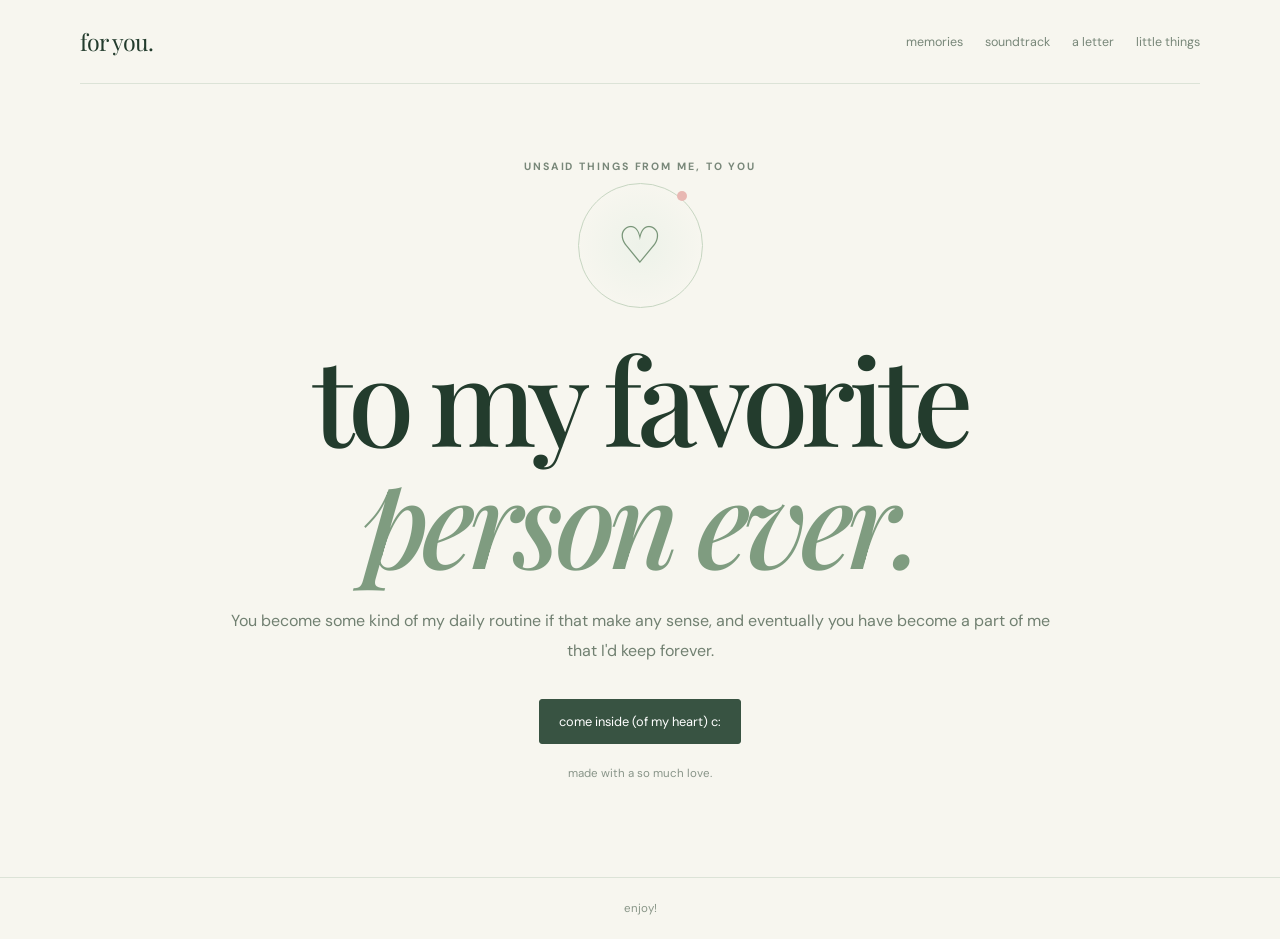
<file: index.html>
<!DOCTYPE html>
<html lang="en">
<head>
  <meta charset="UTF-8">
  <meta name="viewport" content="width=device-width, initial-scale=1">
  <title>Dearest, Joel ♡</title>
  <link rel="stylesheet" href="style.css">
</head>
<body class="home-page">
  <nav class="nav">
    <a class="brand" href="index.html">for you. </span></a>
    <div class="nav-links">
      <a href="gallery.html">memories</a><a href="music.html">soundtrack</a><a href="letter.html">a letter</a><a href="little-things.html">little things</a>
    </div>
  </nav>
  <main class="hero">
    <p class="eyebrow"> UNSAID THINGS FROM ME, TO YOU </p>
    <div class="hero-orbit"><span class="orbit-heart">♡</span><span class="orbit-dot"></span></div>
    <h1>to my favorite<br><em>person ever.</em></h1>
    <p class="intro">You become some kind of my daily routine if that make any sense, and eventually you have become a part of me that I'd keep forever.</p>
    <a class="button" href="gallery.html">come inside (of my heart) c:</span></a>
    <p class="tiny-note">made with a so much love.</p>
  </main>
  <footer>enjoy!</span></footer>
</body>
</html>
</file>
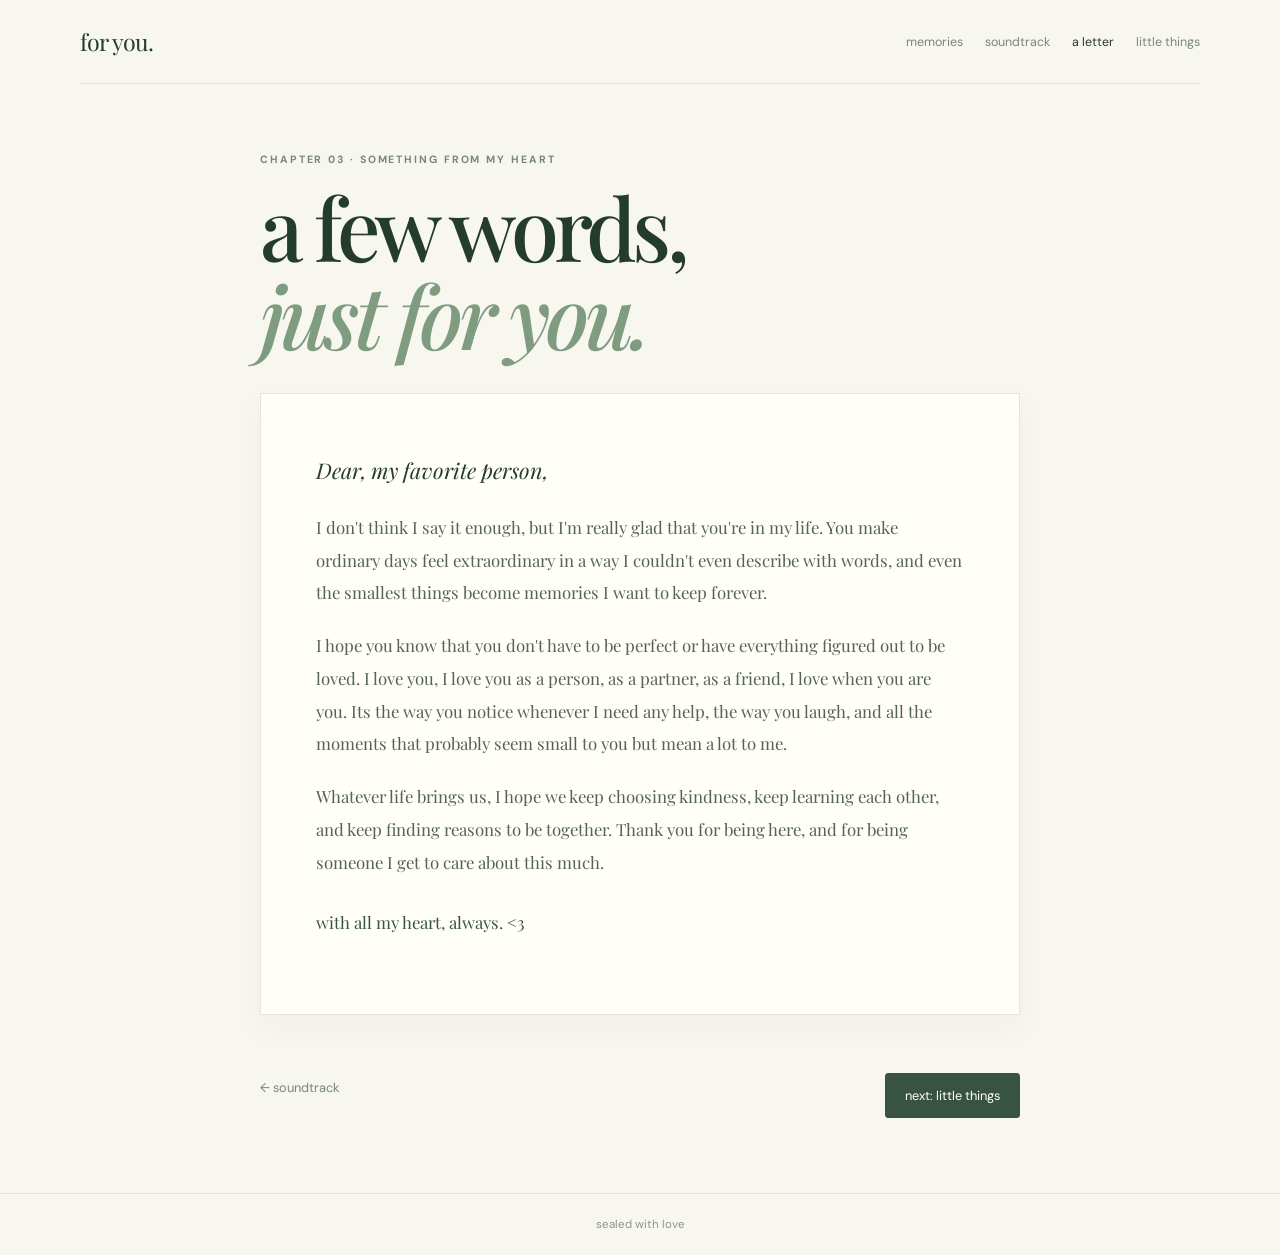
<file: letter.html>
<!DOCTYPE html>
<html lang="en">
<head><meta charset="UTF-8"><meta name="viewport" content="width=device-width, initial-scale=1"><title>from me, to you</title><link rel="stylesheet" href="style.css"></head>
<body>
<nav class="nav"><a class="brand" href="index.html">for you.</span></a><div class="nav-links"><a href="gallery.html">memories</a><a href="music.html">soundtrack</a><a class="active" href="letter.html">a letter</a><a href="little-things.html">little things</a></div></nav>
<main class="page-wrap letter-wrap">
  <p class="eyebrow">CHAPTER 03 · SOMETHING FROM MY HEART</p><h1 class="page-title">a few words,<br><em>just for you.</em></h1>
  <article class="letter-paper"><p class="letter-dear">Dear, my favorite person,</p>
    <p>I don't think I say it enough, but I'm really glad that you're in my life. You make ordinary days feel extraordinary in a way I couldn't even describe with words, and even the smallest things become memories I want to keep forever.</p>
    <p>I hope you know that you don't have to be perfect or have everything figured out to be loved. I love you, I love you as a person, as a partner, as a friend, I love when you are you. Its the way you notice whenever I need any help, the way you laugh, and all the moments that probably seem small to you but mean a lot to me.</p>
    <p>Whatever life brings us, I hope we keep choosing kindness, keep learning each other, and keep finding reasons to be together. Thank you for being here, and for being someone I get to care about this much.</p>
    <p class="letter-signoff">with all my heart, always. <3</p>
  </article>
  <div class="page-bottom"><a class="text-link" href="music.html">← soundtrack</a><a class="button" href="little-things.html">next: little things</a></div>
</main><footer>sealed with love</span></footer>
<script>document.getElementById('revealBtn').addEventListener('click',()=>{const t=document.getElementById('surpriseText');t.hidden=!t.hidden;document.getElementById('revealBtn').textContent=t.hidden?'open your surprise ♡':'close the surprise ♡';});</script></body></html>
</file>
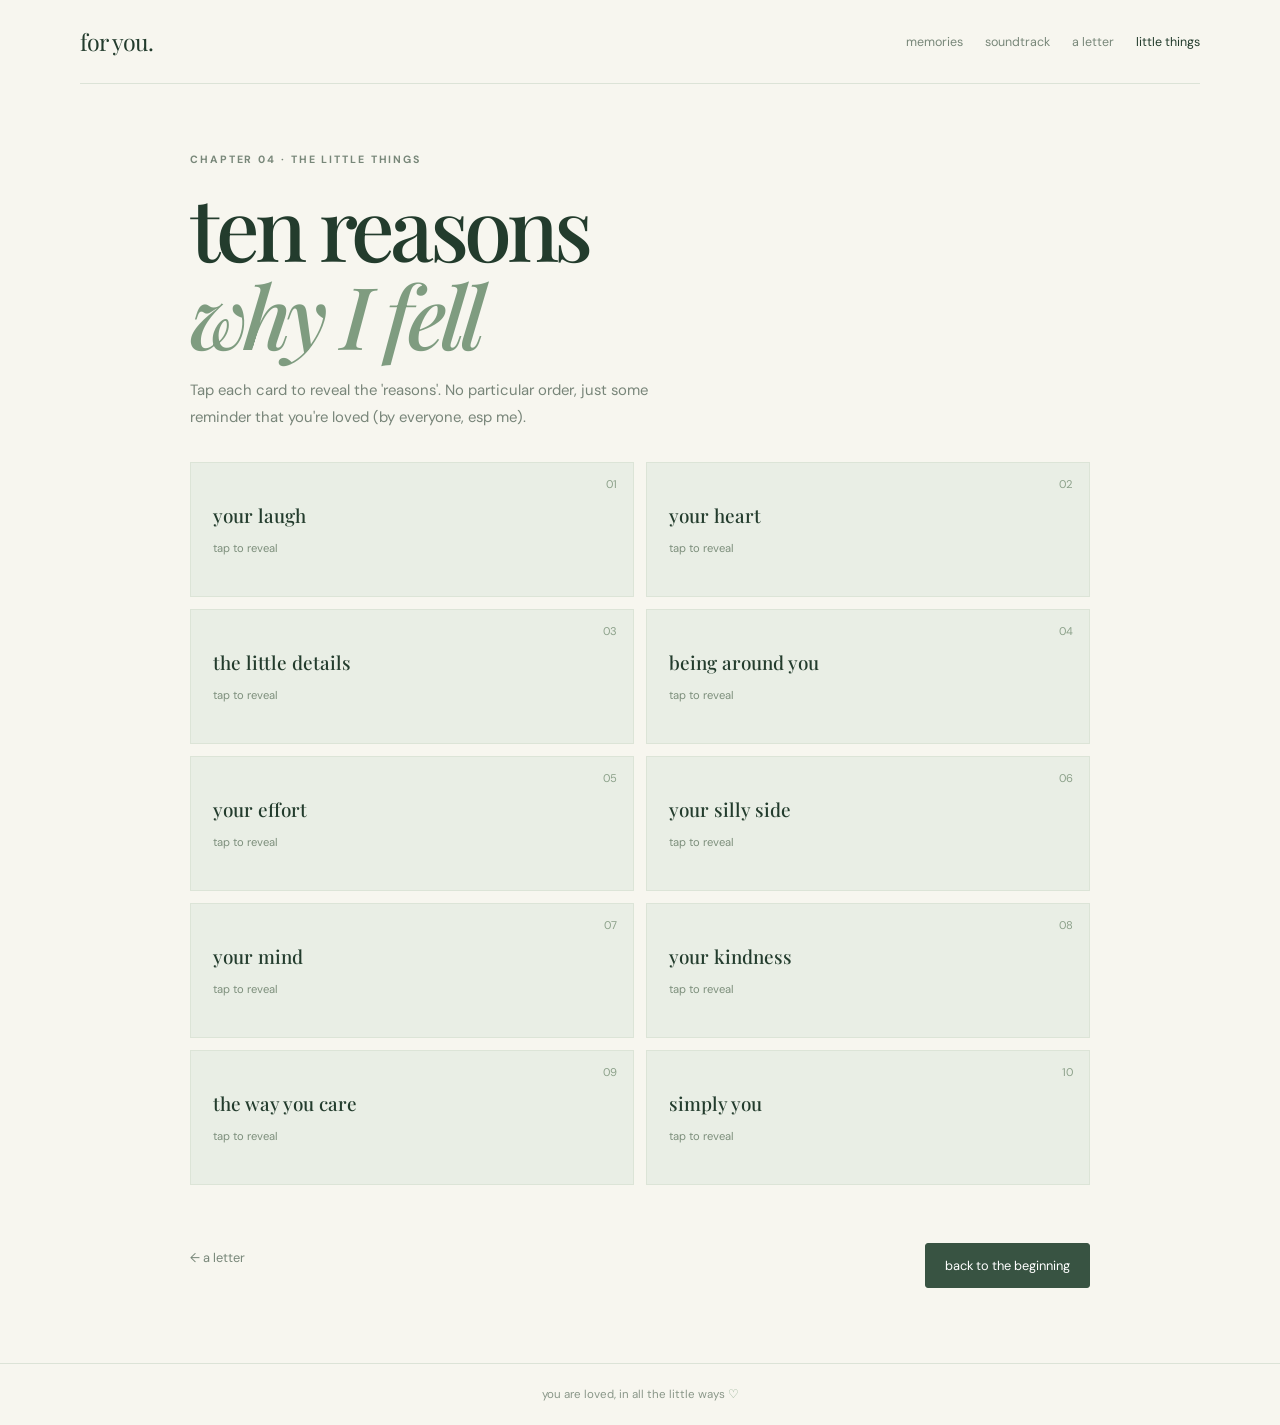
<file: little-things.html>
<!DOCTYPE html>
<html lang="en">
<head>
  <meta charset="UTF-8">
  <meta name="viewport" content="width=device-width, initial-scale=1">

  <title>reasons?</title>

  <link rel="stylesheet" href="style.css">
</head>

<body>

<nav class="nav">
  <a class="brand" href="index.html">for you.</a>

  <div class="nav-links">
    <a href="gallery.html">memories</a>
    <a href="music.html">soundtrack</a>
    <a href="letter.html">a letter</a>
    <a class="active" href="little-things.html">little things</a>
  </div>
</nav>

<main class="page-wrap">

  <p class="eyebrow">CHAPTER 04 · THE LITTLE THINGS</p>

  <h1 class="page-title">
    ten reasons<br>
    <em>why I fell</em>
  </h1>

  <p class="page-intro">
    Tap each card to reveal the 'reasons'. No particular order, just some reminder that you're loved (by everyone, esp me).
  </p>

  <section class="reasons-grid">

    <button class="reason-card" type="button" aria-expanded="false">
      <span>01</span>
      <strong>your laugh</strong>
      <small>tap to reveal</small>
      <p hidden>Lightens my mood everytime I hear it, PS. please always be happy.</p>
    </button>

    <button class="reason-card" type="button" aria-expanded="false">
      <span>02</span>
      <strong>your heart</strong>
      <small>tap to reveal</small>
      <p hidden>The care you give, even in ways you don't notice.</p>
    </button>

    <button class="reason-card" type="button" aria-expanded="false">
      <span>03</span>
      <strong>the little details</strong>
      <small>tap to reveal</small>
      <p hidden>All the tiny things that make you unmistakably you.</p>
    </button>

    <button class="reason-card" type="button" aria-expanded="false">
      <span>04</span>
      <strong>being around you</strong>
      <small>tap to reveal</small>
      <p hidden>Your presence is already enough to make my day.</p>
    </button>

    <button class="reason-card" type="button" aria-expanded="false">
      <span>05</span>
      <strong>your effort</strong>
      <small>tap to reveal</small>
      <p hidden>I see the ways you try, even when it's hard.</p>
    </button>

    <button class="reason-card" type="button" aria-expanded="false">
      <span>06</span>
      <strong>your silly side</strong>
      <small>tap to reveal</small>
      <p hidden>You make room for laughter in the ordinary (I'm funnier tho).</p>
    </button>

    <button class="reason-card" type="button" aria-expanded="false">
      <span>07</span>
      <strong>your mind</strong>
      <small>tap to reveal</small>
      <p hidden>I love hearing how you see the world, especially when we're having our daily deep-talks :D.</p>
    </button>

    <button class="reason-card" type="button" aria-expanded="false">
      <span>08</span>
      <strong>your kindness</strong>
      <small>tap to reveal</small>
      <p hidden>The gentle things you do matter more than you know.</p>
    </button>

    <button class="reason-card" type="button" aria-expanded="false">
      <span>09</span>
      <strong>the way you care</strong>
      <small>tap to reveal</small>
      <p hidden>You're always there when I needed you to, thank you :]</p>
    </button>

    <button class="reason-card" type="button" aria-expanded="false">
      <span>10</span>
      <strong>simply you</strong>
      <small>tap to reveal</small>
      <p hidden>Just you being you is enough, keep being yourself yaa.</p>
    </button>

  </section>

  <div class="page-bottom">
    <a class="text-link" href="letter.html">← a letter</a>
    <a class="button" href="index.html">back to the beginning</a>
  </div>

</main>

<footer>you are loved, in all the little ways <span>♡</span></footer>

<!-- THIS MAKES THE REASONS CLICKABLE -->

<script>

  const reasonCards = document.querySelectorAll(".reason-card");

  reasonCards.forEach((card) => {

    card.addEventListener("click", () => {

      const isOpen = card.classList.contains("revealed");

      // Toggle the card
      card.classList.toggle("revealed", !isOpen);

      // Update accessibility state
      card.setAttribute("aria-expanded", String(!isOpen));

      // Reveal or hide the reason
      const reason = card.querySelector("p");
      reason.hidden = isOpen;

      // Update the small instruction
      const instruction = card.querySelector("small");

      instruction.textContent = isOpen
        ? "tap to reveal"
        : "";

    });

  });

</script>

</body>
</html>
</file>
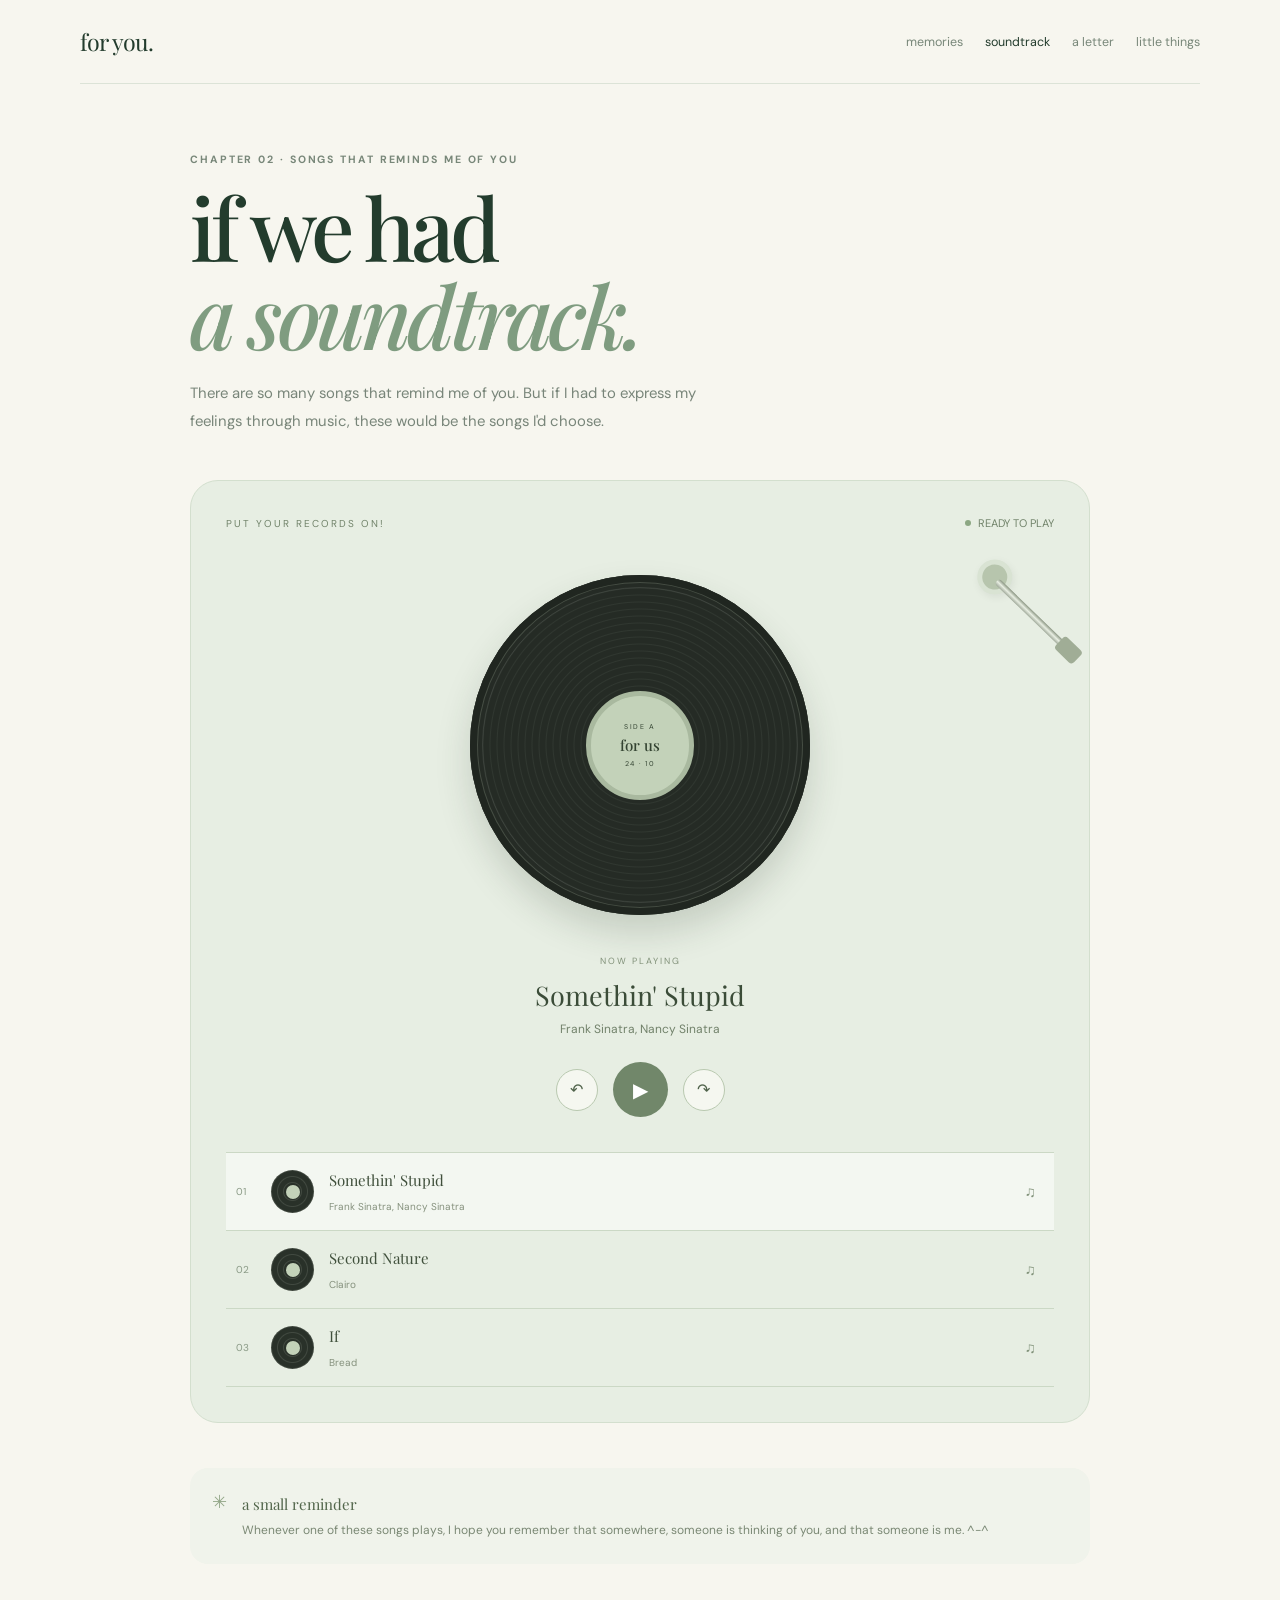
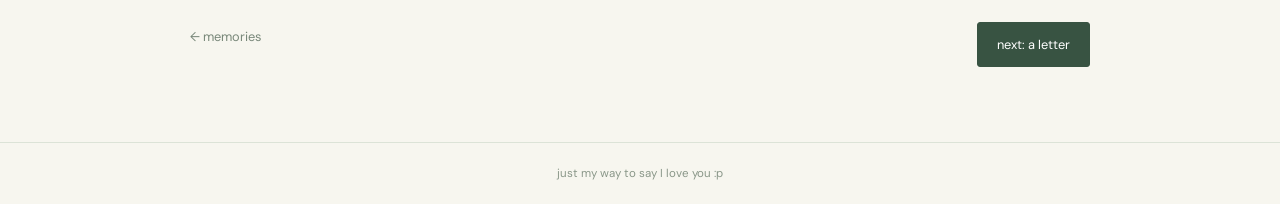
<file: music.html>
<!DOCTYPE html>
<html lang="en">
<head>
  <meta charset="UTF-8">
  <meta name="viewport" content="width=device-width, initial-scale=1">

  <title>if we had a soundtrack...</title>

  <link rel="stylesheet" href="style.css">

  <style>
    /* MUSIC PAGE */

    .music-page {
      max-width: 900px;
      margin: auto;
    }

    .music-intro {
      max-width: 600px;
      margin-bottom: 45px;
    }

    .music-intro .page-title {
      margin-bottom: 20px;
    }

    .music-intro .page-intro {
      line-height: 1.9;
    }

    /* MAIN RECORD PLAYER */

    .record-player {
      background: #e7eee3;
      border: 1px solid #d3dfce;
      border-radius: 28px;
      padding: 35px;
      margin: 45px 0;
      position: relative;
      overflow: hidden;
    }

    .player-top {
      display: flex;
      justify-content: space-between;
      align-items: center;
      margin-bottom: 30px;
      gap: 15px;
    }

    .player-label {
      font-size: 10px;
      letter-spacing: 2px;
      text-transform: uppercase;
      color: #71836a;
    }

    .player-status {
      font-size: 11px;
      color: #71836a;
      display: flex;
      align-items: center;
      gap: 7px;
    }

    .status-dot {
      width: 6px;
      height: 6px;
      background: #8ca783;
      border-radius: 50%;
    }

    /* TURNTABLE */

    .turntable {
      display: flex;
      justify-content: center;
      align-items: center;
      position: relative;
      padding: 15px 0 30px;
    }

    .vinyl-disc {
      width: min(100%, 340px);
      aspect-ratio: 1;
      border-radius: 50%;
      background:
        repeating-radial-gradient(
          circle,
          #252b25 0px,
          #252b25 2px,
          #303730 3px,
          #252b25 4px,
          #252b25 7px
        );
      box-shadow:
        0 18px 35px rgba(47, 62, 43, 0.18),
        inset 0 0 0 7px #202620,
        inset 0 0 0 8px #454d43;
      position: relative;
      display: flex;
      justify-content: center;
      align-items: center;
      animation: spin 4s linear infinite;
      animation-play-state: paused;
    }

    .vinyl-disc.playing {
      animation-play-state: running;
    }

    .vinyl-disc::before {
      content: "";
      position: absolute;
      inset: 12px;
      border-radius: 50%;
      border: 1px solid rgba(255,255,255,0.08);
    }

    .vinyl-label {
      width: 32%;
      aspect-ratio: 1;
      border-radius: 50%;
      background: #c3d2b9;
      display: flex;
      justify-content: center;
      align-items: center;
      flex-direction: column;
      color: #334331;
      text-align: center;
      position: relative;
      z-index: 2;
      border: 5px solid #a9b99f;
    }

    .vinyl-label small {
      font-size: 7px;
      letter-spacing: 1.5px;
      text-transform: uppercase;
    }

    .vinyl-label strong {
      font-family: "Playfair Display", serif;
      font-size: clamp(10px, 3vw, 15px);
      font-weight: 500;
      margin: 4px 0;
    }

    .vinyl-hole {
      width: 7px;
      height: 7px;
      background: #293128;
      border-radius: 50%;
      position: absolute;
    }

    /* TONEARM */

    .tonearm {
      position: absolute;
      width: 125px;
      height: 125px;
      top: 0;
      right: 5%;
      z-index: 5;
      transform-origin: 85% 15%;
      transform: rotate(-28deg);
      transition: transform 1s ease;
      pointer-events: none;
    }

    .tonearm.playing {
      transform: rotate(0deg);
    }

    .tonearm-base {
      position: absolute;
      width: 35px;
      height: 35px;
      border-radius: 50%;
      background: #b7c5ad;
      border: 5px solid #d9e3d3;
      right: 0;
      top: 0;
      box-shadow: 0 3px 8px #0001;
    }

    .tonearm-stick {
      position: absolute;
      width: 7px;
      height: 105px;
      background: linear-gradient(
        to right,
        #a0a99a,
        #e8eee2,
        #899481
      );
      border-radius: 10px;
      right: 14px;
      top: 22px;
      transform: rotate(-18deg);
      transform-origin: top;
    }

    .tonearm-stick::after {
      content: "";
      position: absolute;
      width: 17px;
      height: 25px;
      background: #a0ad96;
      border-radius: 4px;
      bottom: -7px;
      left: -5px;
    }

    /* SONG INFO */

    .now-playing {
      text-align: center;
      margin: 10px 0 25px;
    }

    .now-playing-label {
      font-size: 9px;
      letter-spacing: 2px;
      text-transform: uppercase;
      color: #82927a;
      margin-bottom: 10px;
    }

    .now-playing h2 {
      font-family: "Playfair Display", serif;
      font-size: 27px;
      font-weight: 400;
      color: #3b4c38;
      margin: 0 0 8px;
    }

    .now-playing p {
      font-size: 12px;
      color: #71816a;
      margin: 0;
    }

    /* PLAYER BUTTON */

    .player-controls {
      display: flex;
      justify-content: center;
      align-items: center;
      gap: 15px;
      margin-bottom: 35px;
    }

    .control-button {
      border: 1px solid #b9c9b0;
      background: #f5f7f0;
      color: #50634b;
      width: 42px;
      height: 42px;
      border-radius: 50%;
      display: flex;
      justify-content: center;
      align-items: center;
      cursor: pointer;
      transition: 0.2s;
      font-size: 16px;
    }

    .control-button:hover {
      background: #d4e0cc;
      transform: scale(1.05);
    }

    .control-button.main {
      width: 55px;
      height: 55px;
      background: #71876a;
      color: white;
      border: none;
      font-size: 20px;
    }

    /* SONG LIST */

    .track-list {
      border-top: 1px solid #cbd8c5;
    }

    .track {
      display: flex;
      align-items: center;
      gap: 15px;
      padding: 17px 10px;
      border-bottom: 1px solid #cbd8c5;
      cursor: pointer;
      transition: 0.25s;
    }

    .track:hover {
      background: rgba(255,255,255,0.3);
    }

    .track.active {
      background: rgba(255,255,255,0.48);
    }

    .track-number {
      font-size: 10px;
      color: #899985;
      min-width: 20px;
    }

    .track-mini-disc {
      width: 43px;
      height: 43px;
      border-radius: 50%;
      background:
        repeating-radial-gradient(
          circle,
          #293129 0px,
          #293129 2px,
          #414940 3px,
          #293129 4px,
          #293129 6px
        );
      display: flex;
      justify-content: center;
      align-items: center;
      flex-shrink: 0;
    }

    .track-mini-disc span {
      width: 14px;
      height: 14px;
      border-radius: 50%;
      background: #c3d2b9;
      display: block;
    }

    .track.active .track-mini-disc {
      animation: spin 4s linear infinite;
    }

    .track-info {
      flex: 1;
      min-width: 0;
    }

    .track-info strong {
      display: block;
      font-family: "Playfair Display", serif;
      font-size: 15px;
      font-weight: 400;
      color: #40503c;
      margin-bottom: 5px;
    }

    .track-info small {
      font-size: 10px;
      color: #85917d;
    }

    .track-play {
      color: #81927a;
      font-size: 15px;
      padding: 0 8px;
    }

    /* NOTE */

    .playlist-note {
      display: flex;
      gap: 15px;
      align-items: flex-start;
      background: #f0f3eb;
      border-radius: 18px;
      padding: 22px;
      margin-top: 30px;
    }

    .playlist-note > span {
      color: #91a587;
      font-size: 18px;
    }

    .playlist-note p {
      margin: 0;
      font-size: 12px;
      line-height: 1.9;
      color: #7a8874;
    }

    .playlist-note strong {
      color: #52664b;
      font-family: "Playfair Display", serif;
      font-size: 15px;
      font-weight: 400;
    }

    /* ANIMATION */

    @keyframes spin {
      from {
        transform: rotate(0deg);
      }

      to {
        transform: rotate(360deg);
      }
    }

    /* MOBILE */

    @media (max-width: 600px) {
      .record-player {
        padding: 22px 17px;
        border-radius: 22px;
      }

      .vinyl-disc {
        width: min(78vw, 300px);
      }

      .tonearm {
        transform: scale(0.75) rotate(-28deg);
        right: -5px;
        top: -5px;
      }

      .tonearm.playing {
        transform: scale(0.75) rotate(0deg);
      }

      .now-playing h2 {
        font-size: 23px;
      }

      .track {
        gap: 10px;
      }

      .track-info strong {
        font-size: 14px;
      }
    }
  </style>
</head>

<body>

<nav class="nav">
  <a class="brand" href="index.html">for you.</a>

  <div class="nav-links">
    <a href="gallery.html">memories</a>
    <a class="active" href="music.html">soundtrack</a>
    <a href="letter.html">a letter</a>
    <a href="little-things.html">little things</a>
  </div>
</nav>

<main class="page-wrap music-page">

  <div class="music-intro">
    <p class="eyebrow">CHAPTER 02 · SONGS THAT REMINDS ME OF YOU</p>

    <h1 class="page-title">
      if we had<br>
      <em>a soundtrack.</em>
    </h1>

    <p class="page-intro">
      There are so many songs that remind me of you.
      But if I had to express my feelings through music,
      these would be the songs I'd choose.
    </p>
  </div>

  <!-- RECORD PLAYER -->

  <section class="record-player">

    <div class="player-top">
      <span class="player-label">put your records on!</span>

      <span class="player-status">
        <span class="status-dot"></span>
        <span id="statusText">READY TO PLAY</span>
      </span>
    </div>

    <!-- VINYL -->

    <div class="turntable">

      <div class="vinyl-disc" id="vinyl">

        <div class="vinyl-label">
          <small>side a</small>
          <strong>for us</strong>
          <small>24 · 10</small>
        </div>

        <div class="vinyl-hole"></div>

      </div>

      <!-- TONEARM -->

      <div class="tonearm" id="tonearm">
        <div class="tonearm-base"></div>
        <div class="tonearm-stick"></div>
      </div>

    </div>

    <!-- CURRENT SONG -->

    <div class="now-playing">

      <div class="now-playing-label">NOW PLAYING</div>

      <h2 id="currentTitle">Somethin' Stupid</h2>

      <p id="currentArtist">Frank Sinatra, Nancy Sinatra</p>

    </div>

    <!-- CONTROLS -->

    <div class="player-controls">

      <button class="control-button" id="prevButton" aria-label="Previous song">
        ↶
      </button>

      <button class="control-button main" id="playButton" aria-label="Play">
        ▶
      </button>

      <button class="control-button" id="nextButton" aria-label="Next song">
        ↷
      </button>

    </div>

    <!-- SONG LIST -->

    <div class="track-list">

      <div class="track active" data-index="0">

        <span class="track-number">01</span>

        <div class="track-mini-disc">
          <span></span>
        </div>

        <div class="track-info">
          <strong>Somethin' Stupid</strong>
          <small>Frank Sinatra, Nancy Sinatra</small>
        </div>

        <span class="track-play">♫</span>

      </div>

      <div class="track" data-index="1">

        <span class="track-number">02</span>

        <div class="track-mini-disc">
          <span></span>
        </div>

        <div class="track-info">
          <strong>Second Nature</strong>
          <small>Clairo</small>
        </div>

        <span class="track-play">♫</span>

      </div>

      <div class="track" data-index="2">

        <span class="track-number">03</span>

        <div class="track-mini-disc">
          <span></span>
        </div>

        <div class="track-info">
          <strong>If</strong>
          <small>Bread</small>
        </div>

        <span class="track-play">♫</span>

      </div>

    </div>

    <!-- HIDDEN AUDIO -->

    <audio id="audioPlayer" preload="metadata"></audio>

  </section>

  <!-- LITTLE NOTE -->

  <div class="playlist-note">

    <span>✳</span>

    <p>
      <strong>a small reminder</strong><br>
      Whenever one of these songs plays, I hope you remember
      that somewhere, someone is thinking of you,
      and that someone is me. ^-^
    </p>

  </div>

  <div class="page-bottom">
    <a class="text-link" href="gallery.html">← memories</a>
    <a class="button" href="letter.html">next: a letter</a>
  </div>

</main>

<footer>just my way to say I love you :p</footer>

<!-- PLAYER SCRIPT -->

<script>

  const songs = [
    {
      title: "Somethin' Stupid",
      artist: "Frank Sinatra, Nancy Sinatra",
      src: "songs/Somethin' Stupid_spotdown.org.mp3"
    },
    {
      title: "Second Nature",
      artist: "Clairo",
      src: "songs/Second Nature_spotdown.org.mp3"
    },
    {
      title: "If",
      artist: "Bread",
      src: "songs/If_spotdown.org.mp3"
    }
  ];

  const audio = document.getElementById("audioPlayer");
  const vinyl = document.getElementById("vinyl");
  const tonearm = document.getElementById("tonearm");

  const playButton = document.getElementById("playButton");
  const prevButton = document.getElementById("prevButton");
  const nextButton = document.getElementById("nextButton");

  const currentTitle = document.getElementById("currentTitle");
  const currentArtist = document.getElementById("currentArtist");
  const statusText = document.getElementById("statusText");

  const tracks = document.querySelectorAll(".track");

  let currentIndex = 0;

  function loadSong(index) {

    currentIndex = index;

    const song = songs[currentIndex];

    audio.src = song.src;

    currentTitle.textContent = song.title;
    currentArtist.textContent = song.artist;

    tracks.forEach((track, i) => {
      track.classList.toggle("active", i === currentIndex);
    });

    playButton.textContent = "▶";

    vinyl.classList.remove("playing");
    tonearm.classList.remove("playing");

    statusText.textContent = "READY TO PLAY";
  }

  function playSong() {

    if (audio.paused) {

      audio.play().catch(() => {
        statusText.textContent = "CHECK YOUR SONG FILE";
      });

    } else {

      audio.pause();

    }

  }

  function updatePlayer() {

    const isPlaying = !audio.paused;

    vinyl.classList.toggle("playing", isPlaying);
    tonearm.classList.toggle("playing", isPlaying);

    playButton.textContent = isPlaying ? "Ⅱ" : "▶";

    statusText.textContent = isPlaying
      ? "NOW PLAYING ♡"
      : "PAUSED";

  }

  function nextSong() {

    currentIndex = (currentIndex + 1) % songs.length;

    loadSong(currentIndex);

    audio.play().catch(() => {
      statusText.textContent = "CHECK YOUR SONG FILE";
    });

  }

  function previousSong() {

    currentIndex = (currentIndex - 1 + songs.length) % songs.length;

    loadSong(currentIndex);

    audio.play().catch(() => {
      statusText.textContent = "CHECK YOUR SONG FILE";
    });

  }

  playButton.addEventListener("click", playSong);

  nextButton.addEventListener("click", nextSong);

  prevButton.addEventListener("click", previousSong);

  tracks.forEach((track) => {

    track.addEventListener("click", () => {

      const index = Number(track.dataset.index);

      loadSong(index);

      audio.play().catch(() => {
        statusText.textContent = "CHECK YOUR SONG FILE";
      });

    });

  });

  audio.addEventListener("play", updatePlayer);

  audio.addEventListener("pause", updatePlayer);

  audio.addEventListener("ended", nextSong);

  loadSong(0);

</script>

</body>
</html>
</file>
<file: style.css>
@import url('https://fonts.googleapis.com/css2?family=DM+Sans:wght@400;500;600;700&family=Playfair+Display:ital,wght@0,500;0,600;1,500;1,600&display=swap');
:root{--cream:#f7f6ef;--paper:#fffef9;--sage:#dce7d8;--sage2:#c5d7bf;--green:#385342;--deep:#233c2d;--muted:#788779;--line:#dce3d7;--pink:#e8b8b3}
*{box-sizing:border-box}html{scroll-behavior:smooth}body{margin:0;background:var(--cream);color:var(--deep);font-family:'DM Sans',sans-serif;min-height:100vh;display:flex;flex-direction:column}a{color:inherit;text-decoration:none}button{font:inherit}.nav{width:min(1120px,90%);margin:0 auto;padding:26px 0;display:flex;align-items:center;justify-content:space-between;gap:20px;border-bottom:1px solid var(--line)}.brand{font-family:'Playfair Display',serif;font-size:1.45rem;letter-spacing:-.04em}.brand span,footer span{color:#8ba98b}.nav-links{display:flex;gap:22px;flex-wrap:wrap;justify-content:flex-end}.nav-links a{font-size:.78rem;color:var(--muted);transition:color .2s}.nav-links a:hover,.nav-links .active{color:var(--deep)}.hero{width:min(850px,90%);margin:auto;text-align:center;padding:65px 0 85px;position:relative}.eyebrow{font-size:.66rem;letter-spacing:.18em;color:var(--muted);font-weight:700}.hero h1,.page-title{font-family:'Playfair Display',serif;font-weight:500;letter-spacing:-.055em;line-height:1.02}.hero h1{font-size:clamp(3.6rem,10vw,7.5rem);margin:25px 0}.hero h1 em,.page-title em{font-weight:500;color:#7f9c80}.intro{font-size:1rem;line-height:1.9;color:#718071}.hero-orbit{width:125px;height:125px;border:1px solid #c7d6c2;border-radius:50%;margin:5px auto 28px;display:grid;place-items:center;position:relative;background:radial-gradient(circle,#edf2e9,transparent 72%)}.orbit-heart{font-size:3.2rem;color:#789578;animation:float 3s ease-in-out infinite}.orbit-dot{position:absolute;width:10px;height:10px;border-radius:50%;background:var(--pink);top:7px;right:15px}@keyframes float{50%{transform:translateY(-7px) rotate(-8deg)}}.button{display:inline-flex;gap:22px;align-items:center;justify-content:center;padding:13px 19px;background:var(--green);color:white;border:1px solid var(--green);border-radius:3px;font-size:.8rem;cursor:pointer;transition:transform .2s,background .2s;margin-top:16px}.button:hover{background:var(--deep);transform:translateY(-2px)}.tiny-note,.small-note{font-size:.72rem;color:#899589;margin-top:22px}.page-wrap{width:min(900px,88%);margin:0 auto;padding:58px 0 75px;flex:1}.page-title{font-size:clamp(3rem,7vw,5.4rem);margin:17px 0 18px}.page-intro{color:#788579;line-height:1.8;max-width:520px;font-size:.93rem}.gallery-grid{display:grid;grid-template-columns:repeat(3,1fr);gap:18px;margin:38px 0 15px}.photo-card{position:relative;min-height:310px;display:flex;flex-direction:column;align-items:center;justify-content:center;cursor:pointer;overflow:hidden;background:#e5ebe0;border:1px solid #d6e0d2;transition:transform .25s}.photo-card:hover{transform:translateY(-4px)}.photo-two{background:#eae9df}.photo-three{background:#d9e4d6}.photo-placeholder{text-align:center;font-size:2rem;color:#8da38a}.photo-placeholder small{display:block;font-size:.72rem;letter-spacing:.04em;margin-top:8px}.photo-card img{position:absolute;width:100%;height:100%;object-fit:cover;inset:0}.photo-caption{position:absolute;bottom:0;left:0;right:0;padding:14px 10px;text-align:center;font-size:.72rem;background:#fffef0d9;color:var(--deep);z-index:1}.photo-card.has-photo .photo-placeholder{display:none}.page-bottom{display:flex;justify-content:space-between;align-items:center;gap:15px;margin-top:42px}.text-link{font-size:.8rem;color:var(--muted)}.text-link:hover{color:var(--deep)}.playlist{margin-top:35px;border-top:1px solid var(--line)}.track{display:flex;align-items:center;gap:17px;padding:20px 13px;border-bottom:1px solid var(--line);transition:background .2s}.track:hover{background:#edf1e9}.track-no{font-size:.72rem;color:#91a18e}.vinyl{display:grid;place-items:center;width:46px;height:46px;border-radius:50%;background:var(--green);color:#f8f6ec;font-size:1.25rem;box-shadow:inset 0 0 0 5px #ffffff20}.track-info{display:flex;flex-direction:column;gap:5px;flex:1}.track-info strong{font-family:'Playfair Display',serif;font-size:1.05rem;font-weight:500}.track-info small{font-size:.76rem;color:var(--muted)}.track-action{font-size:.73rem;color:var(--green)}.playlist-note{display:flex;gap:16px;align-items:center;background:#e9eee4;padding:18px 22px;margin-top:28px}.playlist-note>span{font-size:1.6rem;color:#7d9a7d}.playlist-note p{font-size:.82rem;line-height:1.7;color:#687869;margin:0}.playlist-note strong{color:var(--deep)}.letter-wrap{max-width:760px}.letter-paper{background:#fffef9;border:1px solid #e7e5d9;padding:clamp(24px,6vw,55px);margin-top:34px;box-shadow:0 12px 30px #3048320a;font-family:'Playfair Display',serif;font-size:1.05rem;line-height:1.95;color:#536354}.letter-paper p{margin:0 0 20px}.letter-paper .letter-dear{font-size:1.35rem;color:var(--deep);font-style:italic}.letter-signoff{color:var(--green);padding-top:8px}.letter-edit-note{font-family:'DM Sans',sans-serif;font-size:.68rem;color:#9aa397;border-top:1px dashed var(--line);padding-top:15px}.surprise-box{margin-top:34px;padding:28px;background:#e8eee4;text-align:center}.surprise-box h2,.game-box h2{font-family:'Playfair Display',serif;font-weight:500;font-size:1.65rem}.surprise-text{max-width:480px;margin:22px auto 0;line-height:1.8;color:#526954;font-family:'Playfair Display',serif;font-style:italic}.reasons-grid{display:grid;grid-template-columns:repeat(2,1fr);gap:12px;margin-top:32px}.reason-card{position:relative;min-height:135px;padding:22px;text-align:left;background:#e9eee5;border:1px solid #dce4d7;color:var(--deep);cursor:pointer;transition:background .2s,transform .2s}.reason-card:hover{transform:translateY(-2px);background:#e0e9dc}.reason-card>span{position:absolute;right:16px;top:14px;color:#8ca18a;font-size:.7rem}.reason-card strong{display:block;font-family:'Playfair Display',serif;font-size:1.18rem;font-weight:500;margin-bottom:8px}.reason-card small{font-size:.7rem;color:#7d8f7c}.reason-card p{font-size:.8rem;line-height:1.65;color:#637463;margin:13px 0 0}.reason-card.revealed{background:#f0f1e8}.game-box{margin-top:48px;padding:28px;background:#e7ede2;text-align:center}.game-box>p:not(.eyebrow){font-size:.82rem;color:#738171}.game-stats{display:flex;justify-content:center;gap:28px;font-size:.8rem;color:#657765;margin:18px 0}.game-area{position:relative;min-height:220px;background:#f7f7ef;border:1px dashed #c8d6c3;overflow:hidden;display:flex;align-items:center;justify-content:center;flex-direction:column;gap:8px}.game-area>p{font-size:.85rem;color:#788778}.game-heart{position:absolute;border:0;background:transparent;color:#8cae8b;font-size:1.7rem;cursor:pointer;animation:pop .4s ease-in-out infinite alternate;z-index:2}.game-heart:hover{color:#d48f91;transform:scale(1.2)}@keyframes pop{to{transform:scale(1.12) rotate(10deg)}}footer{text-align:center;padding:23px 15px;color:#8a9789;font-size:.72rem;border-top:1px solid var(--line)}@media(max-width:650px){.nav{align-items:flex-start;flex-direction:column;padding:20px 0}.nav-links{justify-content:flex-start;gap:13px}.nav-links a{font-size:.72rem}.hero{padding:55px 0}.gallery-grid{grid-template-columns:1fr;gap:15px}.photo-card{min-height:300px}.page-wrap{padding-top:42px}.reasons-grid{grid-template-columns:1fr}.page-bottom{align-items:flex-start;flex-direction:column}.track{gap:11px;padding:16px 7px}.track-action{font-size:.68rem}.track-info strong{font-size:.95rem}.letter-paper{font-size:1rem}.game-box{padding:18px 12px}}
</file>
